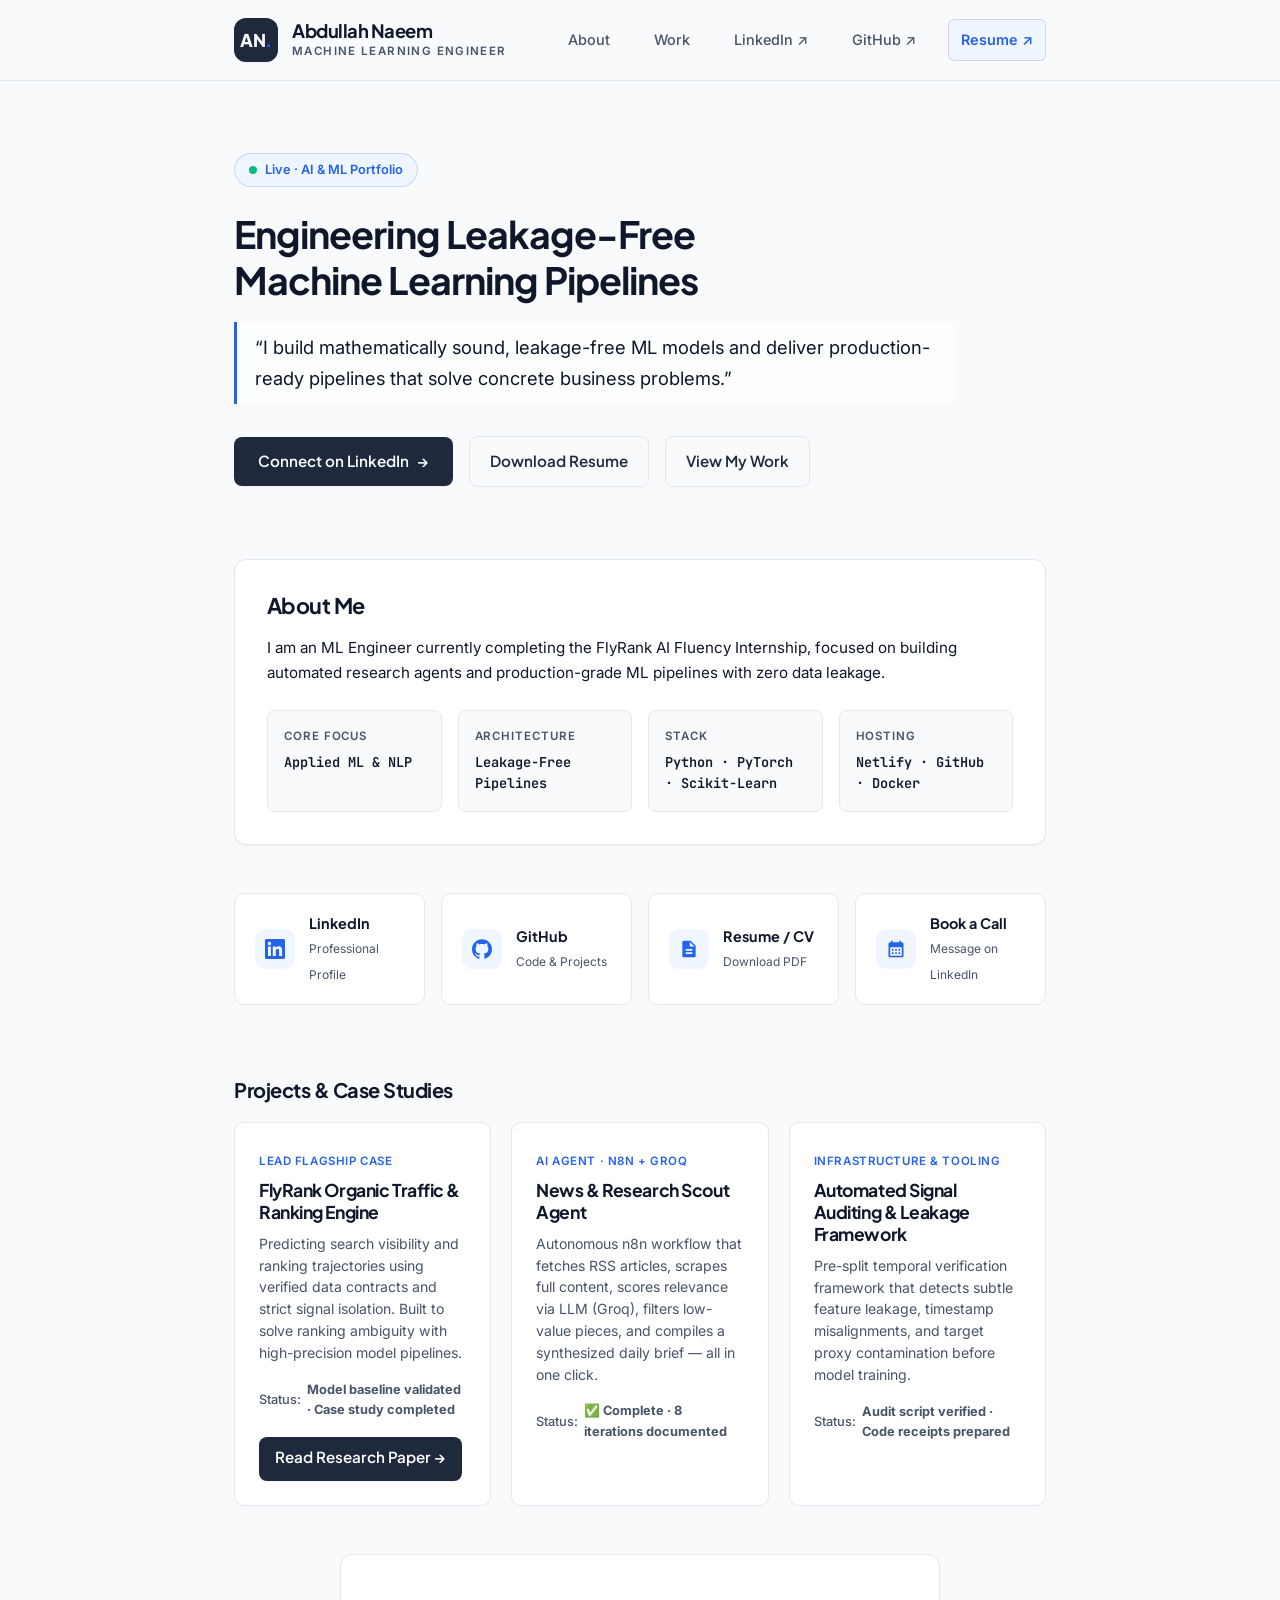
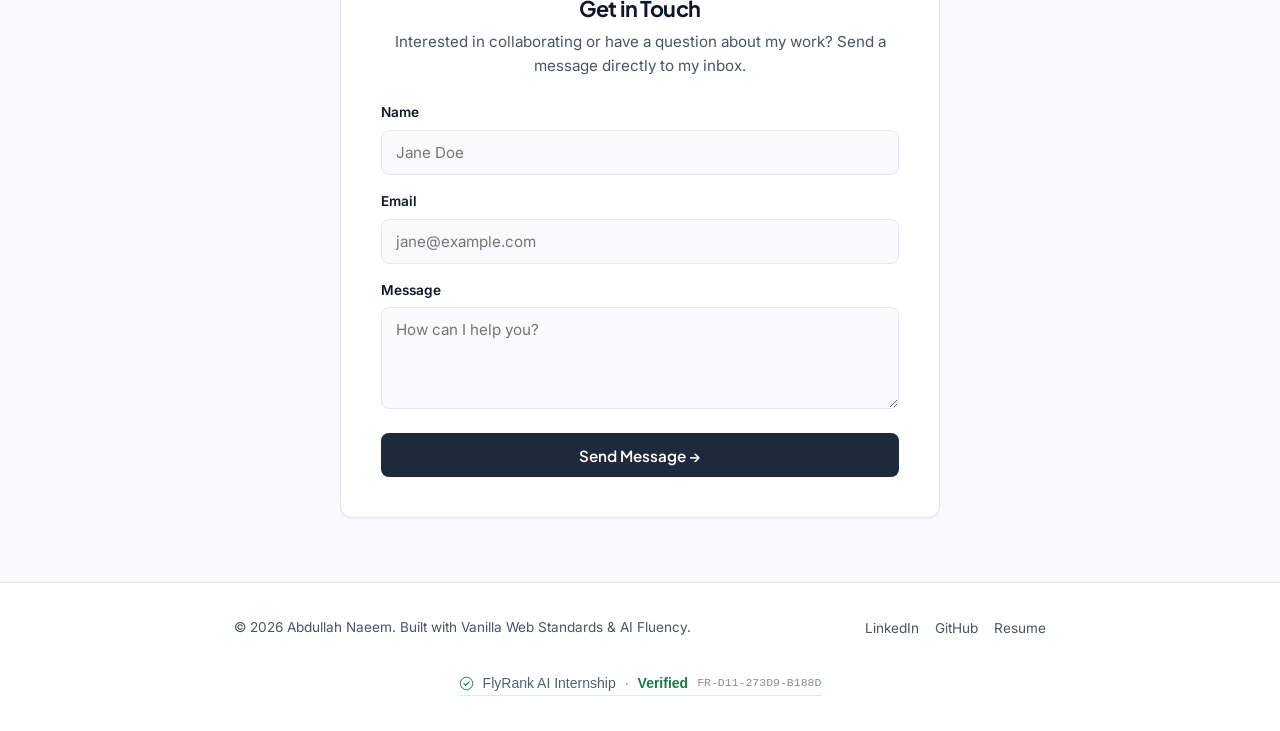
<file: index.html>
<!DOCTYPE html>
<html lang="en">
<head>
  <meta charset="UTF-8" />
  <meta name="viewport" content="width=device-width, initial-scale=1.0" />
  <title>Abdullah Naeem · Machine Learning Engineer</title>
  <meta name="description" content="Portfolio of Abdullah Naeem — Machine Learning Engineer specializing in mathematically sound, leakage-free ML models and production-ready pipelines." />
  <link rel="icon" type="image/svg+xml" href="favicon.svg" />
  
  <!-- Google tag (gtag.js) -->
  <script async src="https://www.googletagmanager.com/gtag/js?id=G-6CHZTPJT48"></script>
  <script>
    window.dataLayer = window.dataLayer || [];
    function gtag(){dataLayer.push(arguments);}
    gtag('js', new Date());
    gtag('config', 'G-6CHZTPJT48');
  </script>
  
  <!-- OpenGraph SEO / Social Previews -->
  <meta property="og:title" content="Abdullah Naeem · Machine Learning Engineer" />
  <meta property="og:description" content="Portfolio of Abdullah Naeem — Machine Learning Engineer specializing in mathematically sound, leakage-free ML models and production-ready pipelines." />
  <meta property="og:url" content="https://abdullah-naeem.netlify.app" />
  <meta property="og:type" content="website" />
  <!-- Typography: Plus Jakarta Sans & Inter -->
  <link rel="preconnect" href="https://fonts.googleapis.com" />
  <link rel="preconnect" href="https://fonts.gstatic.com" crossorigin />
  <link href="https://fonts.googleapis.com/css2?family=Inter:wght@400;500;600&family=Plus+Jakarta+Sans:wght@600;700;800&family=JetBrains+Mono:wght@500&display=swap" rel="stylesheet" />
  
  <!-- Stylesheet -->
  <link rel="stylesheet" href="styles.css" />
</head>
<body>

  <!-- Site Navigation Header -->
  <header class="site-header">
    <div class="container nav-wrap">
      <a href="index.html" class="brand-mark" aria-label="Abdullah Naeem Home">
        <div class="monogram">AN<span>.</span></div>
        <div class="brand-text">
          <h1>Abdullah Naeem</h1>
          <p>Machine Learning Engineer</p>
        </div>
      </a>
      <nav aria-label="Primary Navigation">
        <ul class="nav-links">
          <li><a href="#about">About</a></li>
          <li><a href="#work">Work</a></li>
          <li><a href="https://www.linkedin.com/in/abdulah-naeem/" target="_blank" rel="noopener noreferrer">LinkedIn ↗</a></li>
          <li><a href="https://github.com/abdulah-naeem" target="_blank" rel="noopener noreferrer">GitHub ↗</a></li>
          <li><a href="Abdullah-Naeem-Resume.pdf" target="_blank" rel="noopener noreferrer" class="nav-cta">Resume ↗</a></li>
        </ul>
      </nav>
      <button class="mobile-menu-btn" aria-label="Toggle menu" id="menuToggle">
        <span></span><span></span><span></span>
      </button>
    </div>
  </header>

  <main>
    <!-- Hero / The One-Line Claim -->
    <section class="hero-section">
      <div class="container">
        <div class="status-badge">
          <span class="status-dot"></span>
          <span>Live · AI & ML Portfolio</span>
        </div>
        
        <h2 class="hero-title">Engineering Leakage-Free<br />Machine Learning Pipelines</h2>
        
        <p class="hero-claim">
          &ldquo;I build mathematically sound, leakage-free ML models and deliver production-ready pipelines that solve concrete business problems.&rdquo;
        </p>

        <div class="hero-cta-group">
          <a href="https://www.linkedin.com/in/abdulah-naeem/" target="_blank" rel="noopener noreferrer" class="btn-primary">
            <span>Connect on LinkedIn</span>
            <span>&rarr;</span>
          </a>
          <a href="Abdullah-Naeem-Resume.pdf" target="_blank" rel="noopener noreferrer" class="btn-secondary">
            <span>Download Resume</span>
          </a>
          <a href="#work" class="btn-secondary">
            <span>View My Work</span>
          </a>
        </div>
      </div>
    </section>

    <!-- About Section -->
    <section id="about" class="about-section">
      <div class="container">
        <div class="about-card">
          <h2>
            <span>About Me</span>
          </h2>
          <p class="about-intro">
            I am an ML Engineer currently completing the FlyRank AI Fluency Internship, focused on building automated research agents and production-grade ML pipelines with zero data leakage.
          </p>

          <div class="specs-grid">
            <div class="spec-item">
              <div class="spec-label">Core Focus</div>
              <div class="spec-value">Applied ML & NLP</div>
            </div>
            <div class="spec-item">
              <div class="spec-label">Architecture</div>
              <div class="spec-value">Leakage-Free Pipelines</div>
            </div>
            <div class="spec-item">
              <div class="spec-label">Stack</div>
              <div class="spec-value">Python · PyTorch · Scikit-Learn</div>
            </div>
            <div class="spec-item">
              <div class="spec-label">Hosting</div>
              <div class="spec-value">Netlify · GitHub · Docker</div>
            </div>
          </div>
        </div>
      </div>
    </section>

    <!-- Quick Links Bar -->
    <section class="links-section">
      <div class="container">
        <div class="links-grid">
          <a href="https://www.linkedin.com/in/abdulah-naeem/" target="_blank" rel="noopener noreferrer" class="link-card" id="link-linkedin">
            <div class="link-icon">
              <svg width="24" height="24" viewBox="0 0 24 24" fill="currentColor"><path d="M20.447 20.452h-3.554v-5.569c0-1.328-.027-3.037-1.852-3.037-1.853 0-2.136 1.445-2.136 2.939v5.667H9.351V9h3.414v1.561h.046c.477-.9 1.637-1.85 3.37-1.85 3.601 0 4.267 2.37 4.267 5.455v6.286zM5.337 7.433c-1.144 0-2.063-.926-2.063-2.065 0-1.138.92-2.063 2.063-2.063 1.14 0 2.064.925 2.064 2.063 0 1.139-.925 2.065-2.064 2.065zm1.782 13.019H3.555V9h3.564v11.452zM22.225 0H1.771C.792 0 0 .774 0 1.729v20.542C0 23.227.792 24 1.771 24h20.451C23.2 24 24 23.227 24 22.271V1.729C24 .774 23.2 0 22.222 0h.003z"/></svg>
            </div>
            <div class="link-text">
              <strong>LinkedIn</strong>
              <span>Professional Profile</span>
            </div>
          </a>
          <a href="https://github.com/abdulah-naeem" target="_blank" rel="noopener noreferrer" class="link-card" id="link-github">
            <div class="link-icon">
              <svg width="24" height="24" viewBox="0 0 24 24" fill="currentColor"><path d="M12 .297c-6.63 0-12 5.373-12 12 0 5.303 3.438 9.8 8.205 11.385.6.113.82-.258.82-.577 0-.285-.01-1.04-.015-2.04-3.338.724-4.042-1.61-4.042-1.61C4.422 18.07 3.633 17.7 3.633 17.7c-1.087-.744.084-.729.084-.729 1.205.084 1.838 1.236 1.838 1.236 1.07 1.835 2.809 1.305 3.495.998.108-.776.417-1.305.76-1.605-2.665-.3-5.466-1.332-5.466-5.93 0-1.31.465-2.38 1.235-3.22-.135-.303-.54-1.523.105-3.176 0 0 1.005-.322 3.3 1.23.96-.267 1.98-.399 3-.405 1.02.006 2.04.138 3 .405 2.28-1.552 3.285-1.23 3.285-1.23.645 1.653.24 2.873.12 3.176.765.84 1.23 1.91 1.23 3.22 0 4.61-2.805 5.625-5.475 5.92.42.36.81 1.096.81 2.22 0 1.606-.015 2.896-.015 3.286 0 .315.21.69.825.57C20.565 22.092 24 17.592 24 12.297c0-6.627-5.373-12-12-12"/></svg>
            </div>
            <div class="link-text">
              <strong>GitHub</strong>
              <span>Code & Projects</span>
            </div>
          </a>
          <a href="Abdullah-Naeem-Resume.pdf" target="_blank" rel="noopener noreferrer" class="link-card" id="link-cv">
            <div class="link-icon">
              <svg width="24" height="24" viewBox="0 0 24 24" fill="currentColor"><path d="M14 2H6c-1.1 0-1.99.9-1.99 2L4 20c0 1.1.89 2 1.99 2H18c1.1 0 2-.9 2-2V8l-6-6zm2 16H8v-2h8v2zm0-4H8v-2h8v2zm-3-5V3.5L18.5 9H13z"/></svg>
            </div>
            <div class="link-text">
              <strong>Resume / CV</strong>
              <span>Download PDF</span>
            </div>
          </a>
          <a href="https://www.linkedin.com/in/abdulah-naeem/" target="_blank" rel="noopener noreferrer" class="link-card" id="link-booking">
            <div class="link-icon">
              <svg width="24" height="24" viewBox="0 0 24 24" fill="currentColor"><path d="M19 4h-1V2h-2v2H8V2H6v2H5c-1.11 0-1.99.9-1.99 2L3 20c0 1.1.89 2 2 2h14c1.1 0 2-.9 2-2V6c0-1.1-.9-2-2-2zm0 16H5V10h14v10zM9 14H7v-2h2v2zm4 0h-2v-2h2v2zm4 0h-2v-2h2v2zm-8 4H7v-2h2v2zm4 0h-2v-2h2v2zm4 0h-2v-2h2v2z"/></svg>
            </div>
            <div class="link-text">
              <strong>Book a Call</strong>
              <span>Message on LinkedIn</span>
            </div>
          </a>
        </div>
      </div>
    </section>

    <!-- Work / Projects Section -->
    <section id="work" class="roadmap-section">
      <div class="container">
        <h2 class="section-title">Projects & Case Studies</h2>
        <div class="case-grid">
          
          <article class="case-card">
            <span class="case-tag">Lead Flagship Case</span>
            <h3>FlyRank Organic Traffic & Ranking Engine</h3>
            <p>
              Predicting search visibility and ranking trajectories using verified data contracts and strict signal isolation. Built to solve ranking ambiguity with high-precision model pipelines.
            </p>
            <div class="case-status" style="margin-bottom: 1rem;">
              <span>Status:</span>
              <strong>Model baseline validated · Case study completed</strong>
            </div>
            <a href="paper.html" class="btn-primary" style="display: inline-block; padding: 0.5rem 1rem; text-decoration: none;">Read Research Paper &rarr;</a>
          </article>

          <article class="case-card">
            <span class="case-tag">AI Agent · n8n + Groq</span>
            <h3>News & Research Scout Agent</h3>
            <p>
              Autonomous n8n workflow that fetches RSS articles, scrapes full content, scores relevance via LLM (Groq), filters low-value pieces, and compiles a synthesized daily brief — all in one click.
            </p>
            <div class="case-status">
              <span>Status:</span>
              <strong>✅ Complete · 8 iterations documented</strong>
            </div>
          </article>

          <article class="case-card">
            <span class="case-tag">Infrastructure & Tooling</span>
            <h3>Automated Signal Auditing & Leakage Framework</h3>
            <p>
              Pre-split temporal verification framework that detects subtle feature leakage, timestamp misalignments, and target proxy contamination before model training.
            </p>
            <div class="case-status">
              <span>Status:</span>
              <strong>Audit script verified · Code receipts prepared</strong>
            </div>
          </article>

        </div>
      </div>
    </section>

    <!-- Capstone Space (Hidden until complete) -->
    <!--
    <section id="capstone" class="capstone-section">
      <div class="container">
        <div class="capstone-card">
          <span class="case-tag">Coming Soon</span>
          <h2>Capstone Project</h2>
          <p>
            The capstone project and official FlyRank completion badge will be added here upon program completion. This space is reserved for the final deliverable demonstrating end-to-end ML engineering capability.
          </p>
        </div>
      </div>
    </section>
    -->
    <!-- Contact Form Section -->
    <section id="contact" class="contact-section">
      <div class="container">
        <div class="contact-card">
          <h2>Get in Touch</h2>
          <p>Interested in collaborating or have a question about my work? Send a message directly to my inbox.</p>
          
          <form id="contact-form" name="contact" method="POST" data-netlify="true" action="/" class="contact-form">
            <div class="form-group">
              <label for="name">Name</label>
              <input type="text" id="name" name="name" required placeholder="Jane Doe" />
            </div>
            
            <div class="form-group">
              <label for="email">Email</label>
              <input type="email" id="email" name="email" required placeholder="jane@example.com" />
            </div>
            
            <div class="form-group">
              <label for="message">Message</label>
              <textarea id="message" name="message" required rows="4" placeholder="How can I help you?"></textarea>
            </div>
            
            <button type="submit" class="btn-primary form-submit">Send Message &rarr;</button>
          </form>
        </div>
      </div>
    </section>
  </main>

  <!-- Site Footer -->
  <footer class="site-footer">
    <div class="container footer-wrap">
      <div class="footer-copy">
        &copy; 2026 Abdullah Naeem. Built with Vanilla Web Standards & AI Fluency.
      </div>
      <ul class="footer-links">
        <li><a href="https://www.linkedin.com/in/abdulah-naeem/" target="_blank" rel="noopener noreferrer">LinkedIn</a></li>
        <li><a href="https://github.com/abdulah-naeem" target="_blank" rel="noopener noreferrer">GitHub</a></li>
        <li><a href="Abdullah-Naeem-Resume.pdf" target="_blank" rel="noopener noreferrer">Resume</a></li>
      </ul>
      <div class="badge-container" style="margin-top: 1rem; flex-basis: 100%; text-align: center;">
        <a
          href="https://internship.flyrank.ai/verify/FR-D11-273D9-B188D?first_name=Abdullah"
          target="_blank"
          rel="noopener noreferrer"
          aria-label="Verify Abdullah Naeem's FlyRank AI Internship credential"
          style="box-sizing: border-box; margin: 0; padding: 0; border: 0; background: none; text-decoration: none; font-family: -apple-system,BlinkMacSystemFont,'Segoe UI',Roboto,Helvetica,Arial,sans-serif; font-style: normal; line-height: 1.25; text-transform: none; float: none; -webkit-font-smoothing: antialiased; display: inline-flex; align-items: center; gap: 9px; font-size: 14px; color: rgba(5,31,33,0.7); border-bottom: 1px solid rgba(84,227,153,0.28); padding-bottom: 3px; flex-wrap: wrap; row-gap: 2px;"
        >
          <svg width="15" height="15" viewBox="0 0 24 24" fill="none" xmlns="http://www.w3.org/2000/svg" aria-hidden="true" focusable="false" style="display: block; flex: none; opacity: 1; transform: none; max-width: none;">
            <circle cx="12" cy="12" r="10" stroke="#1A7A4A" stroke-width="1.5" />
            <path d="M7.9 12.3l2.8 2.8 5.4-5.8" stroke="#1A7A4A" stroke-width="1.8" stroke-linecap="round" stroke-linejoin="round" />
          </svg>
          <span style="margin: 0; padding: 0; border: 0; background: none; color: inherit; font-weight: 400; font-style: normal; letter-spacing: normal; text-transform: none; text-decoration: none; white-space: nowrap; float: none;">FlyRank AI Internship</span>
          <span style="margin: 0; padding: 0; border: 0; background: none; color: rgba(5,31,33,0.5); font-weight: 400; font-style: normal; letter-spacing: normal; text-transform: none; text-decoration: none; white-space: normal; float: none;">·</span>
          <span style="margin: 0; padding: 0; border: 0; background: none; color: #1A7A4A; font-weight: 600; font-style: normal; letter-spacing: normal; text-transform: none; text-decoration: none; white-space: normal; float: none;">Verified</span>
          <span style="margin: 0; padding: 0; border: 0; background: none; color: rgba(5,31,33,0.5); font-weight: 400; font-style: normal; letter-spacing: normal; text-transform: none; text-decoration: none; white-space: normal; float: none; font-family: ui-monospace,SFMono-Regular,Menlo,Consolas,monospace; font-size: 11.5px;">FR-D11-273D9-B188D</span>
        </a>
      </div>
    </div>
  </footer>

  <script>
    // Mobile menu toggle
    const menuToggle = document.getElementById('menuToggle');
    const navLinks = document.querySelector('.nav-links');
    if (menuToggle) {
      menuToggle.addEventListener('click', () => {
        navLinks.classList.toggle('active');
        menuToggle.classList.toggle('active');
      });
    }

    // Smooth scroll for anchor links
    document.querySelectorAll('a[href^="#"]').forEach(anchor => {
      anchor.addEventListener('click', function (e) {
        e.preventDefault();
        const target = document.querySelector(this.getAttribute('href'));
        if (target) {
          target.scrollIntoView({ behavior: 'smooth', block: 'start' });
          // Close mobile menu if open
          navLinks.classList.remove('active');
          menuToggle.classList.remove('active');
        }
      });
    });
  </script>

  <script>
    document.addEventListener('DOMContentLoaded', function() {
      const form = document.getElementById('contact-form');
      if (form) {
        form.addEventListener('submit', function(e) {
          e.preventDefault(); // Prevent standard browser redirect
          
          const btn = form.querySelector('button[type="submit"]');
          if (btn.disabled) return; // Prevent double click
          
          btn.disabled = true;
          btn.innerText = 'Sending...';
          
          const formData = new FormData(form);
          formData.append('form-name', 'contact'); // Explicitly tell Netlify which form this is
          
          fetch('/', {
            method: 'POST',
            headers: { 'Content-Type': 'application/x-www-form-urlencoded' },
            body: new URLSearchParams(formData).toString()
          })
          .then(response => {
            if (response.ok) {
              btn.innerText = 'Message Sent!';
              form.reset();
            } else {
              throw new Error('Network response was not ok');
            }
          })
          .catch(error => {
            console.error('Error:', error);
            btn.disabled = false;
            btn.innerText = 'Try Again';
            alert('Something went wrong. Please try again.');
          });
        });
      }
    });
  </script>
</body>
</html>
</file>
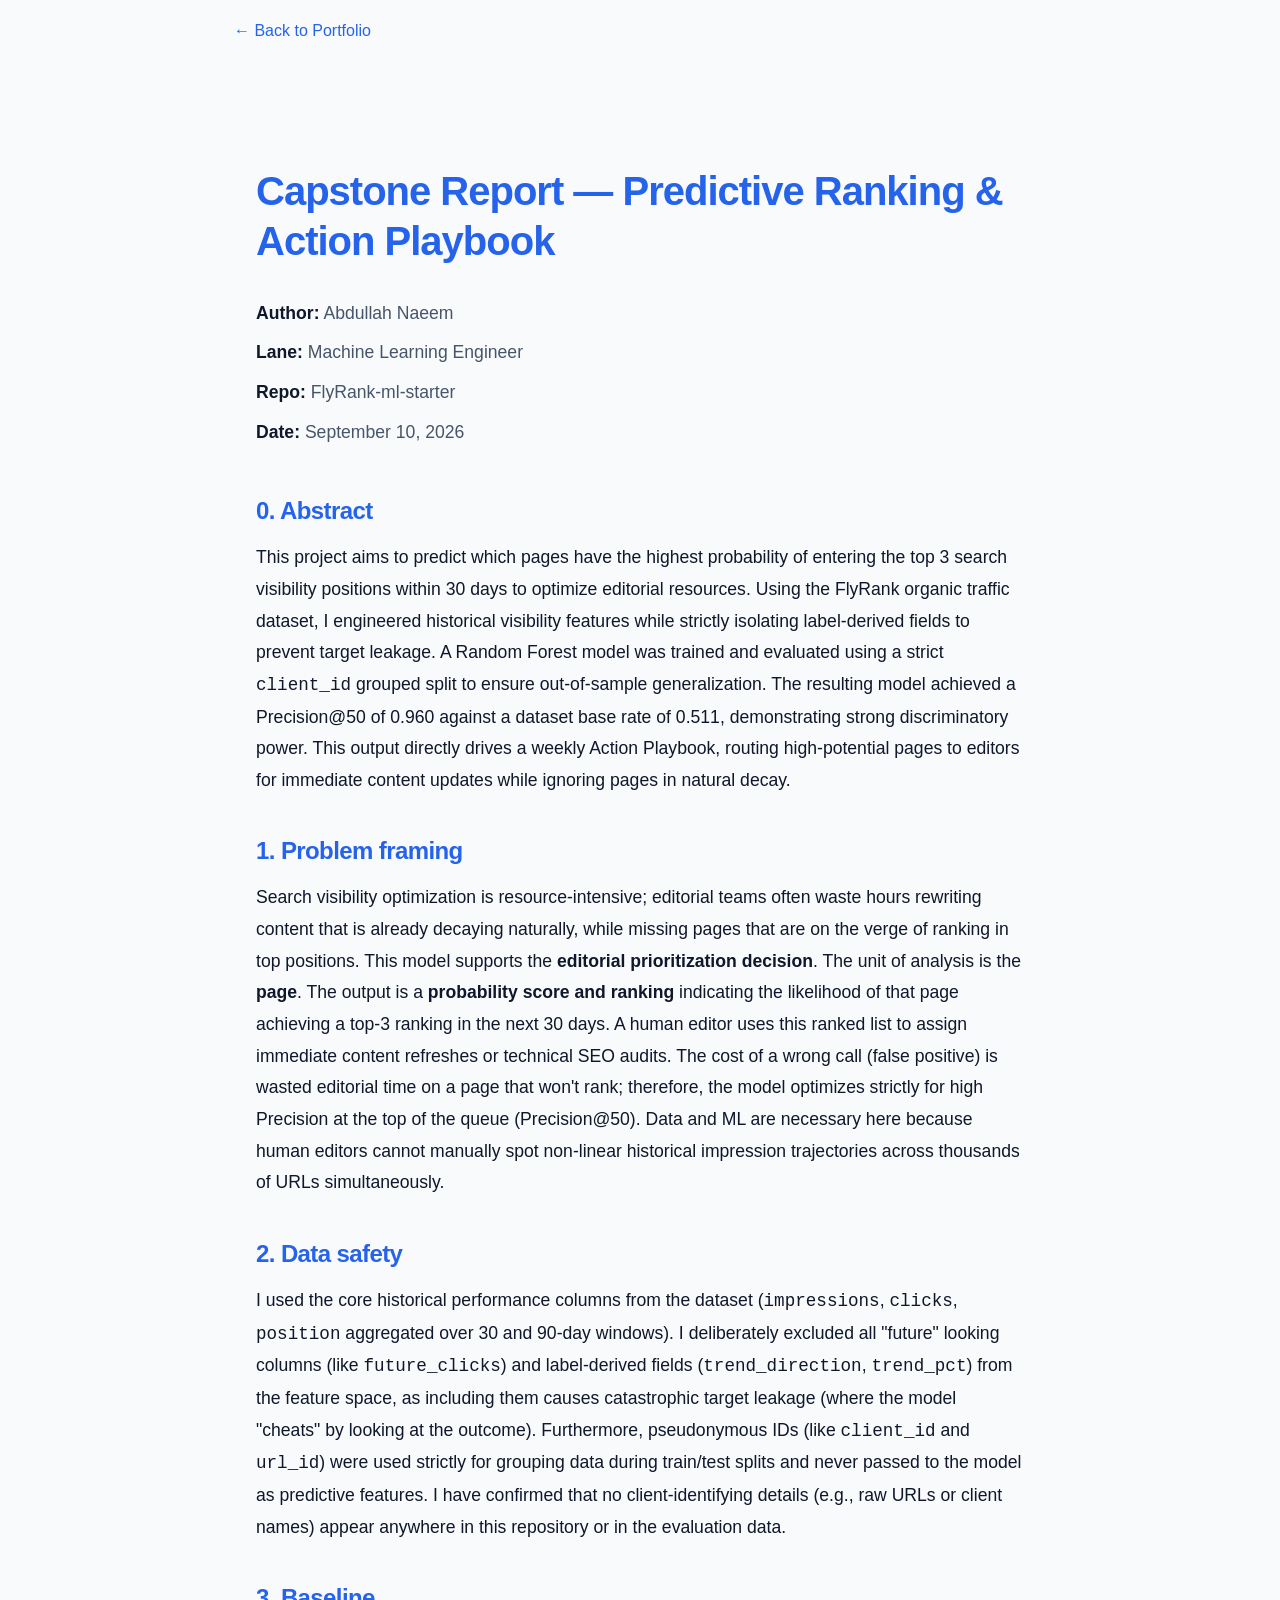
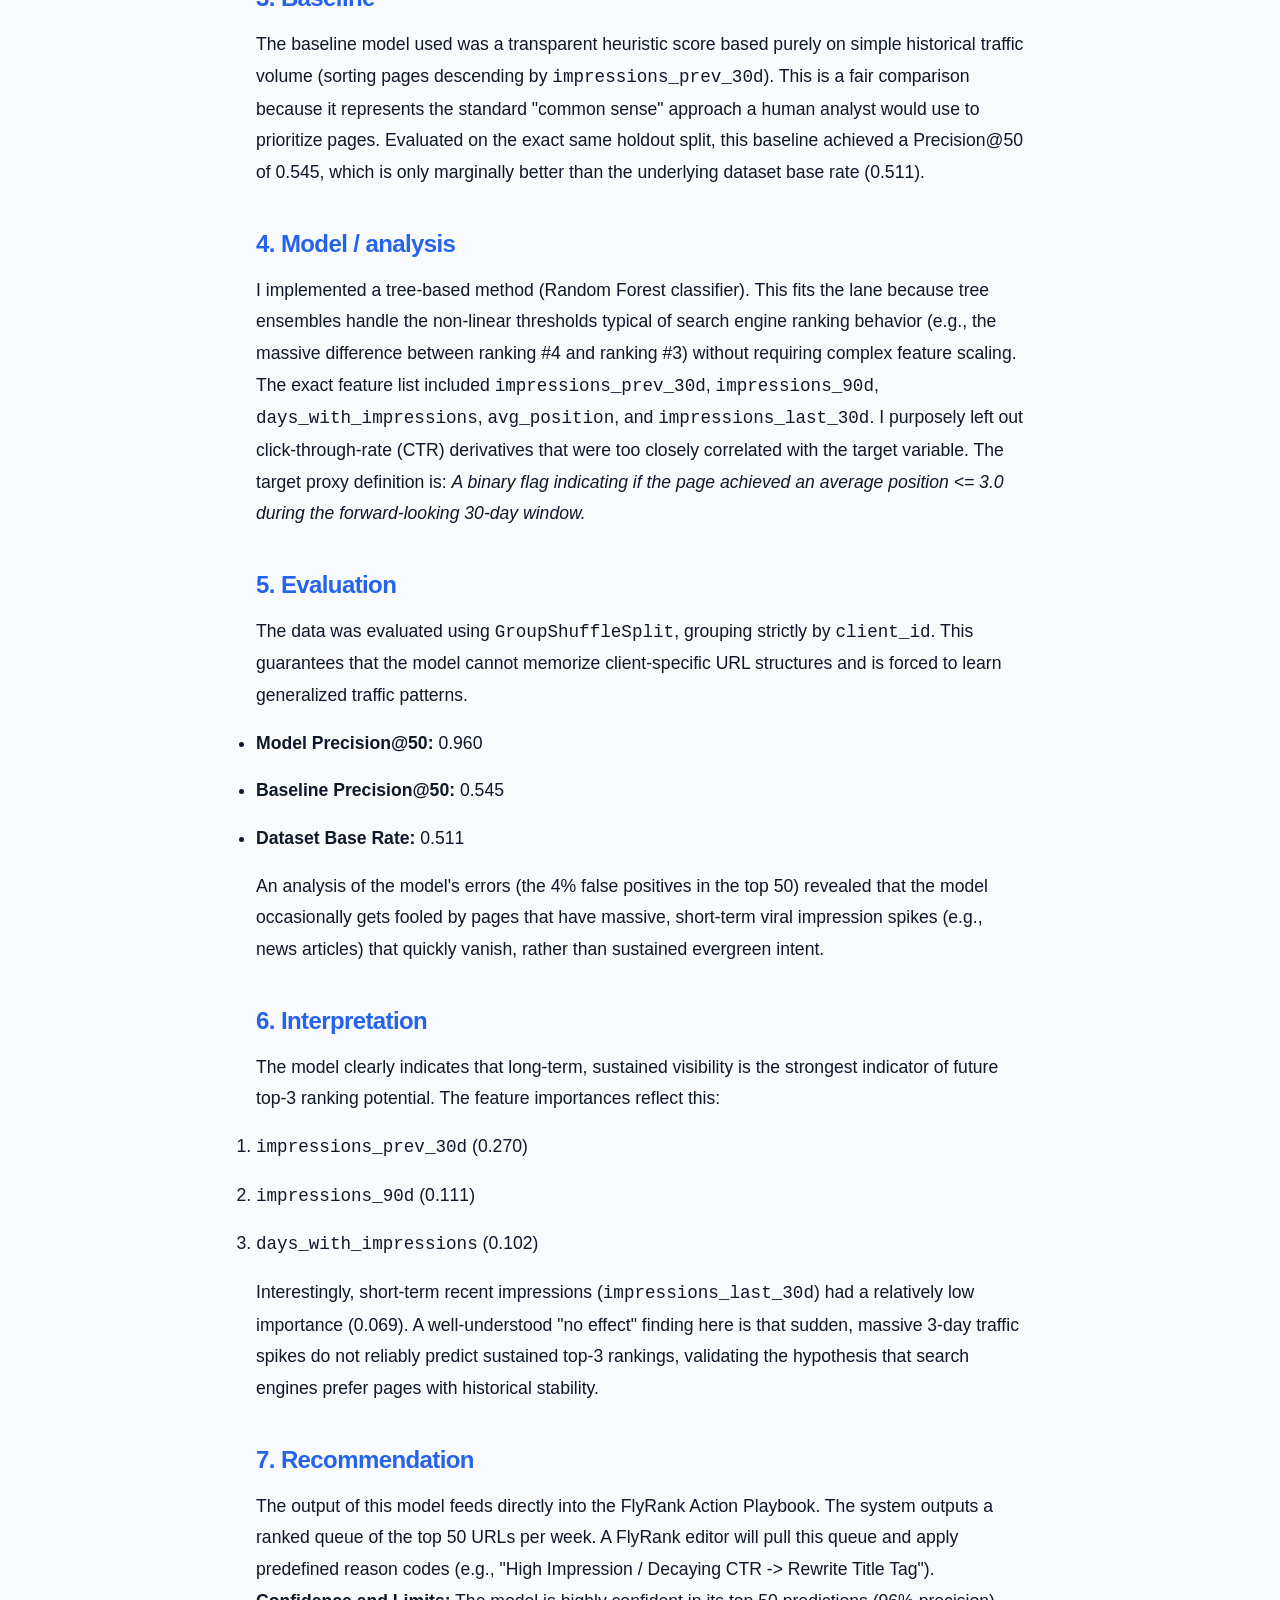
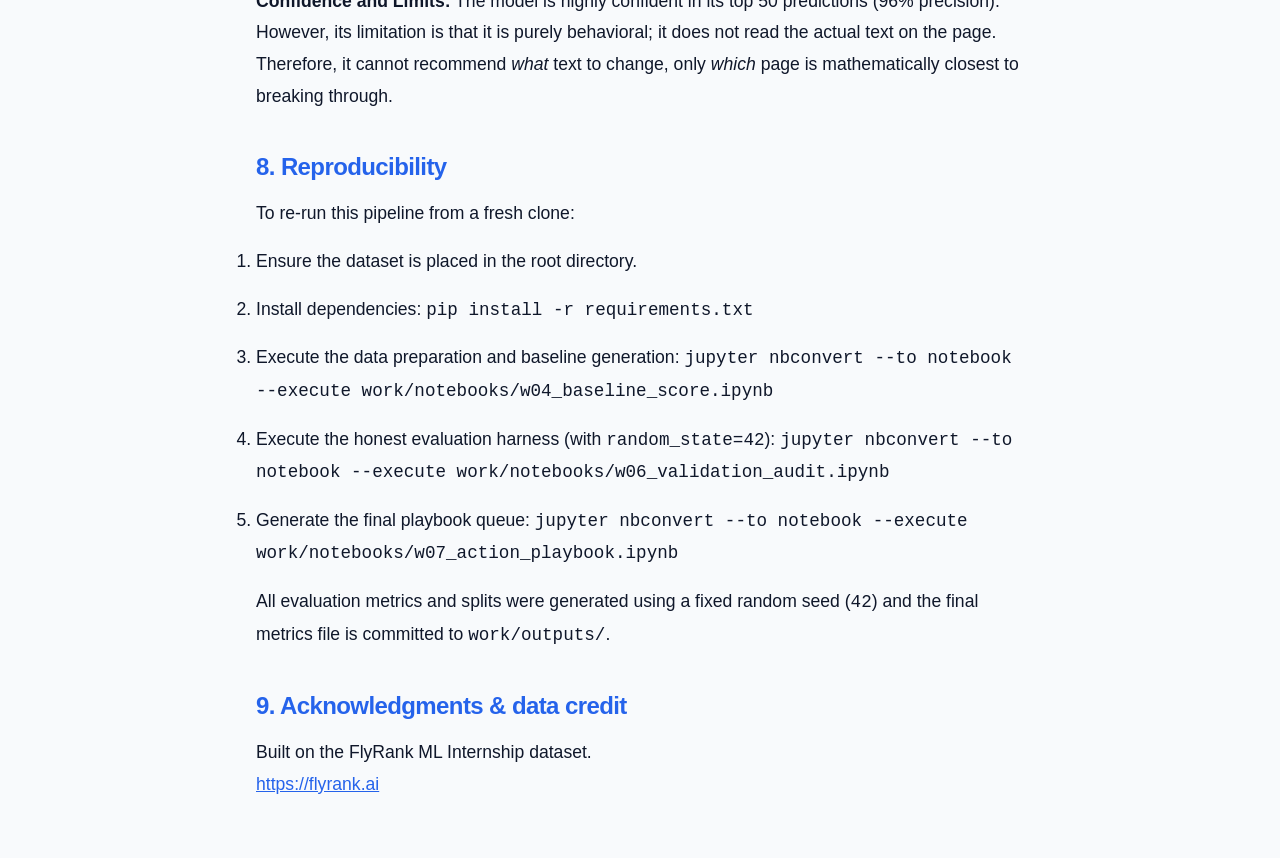
<file: paper.html>
<!DOCTYPE html>
<html lang="en">
<head>
  <meta charset="UTF-8" />
  <meta name="viewport" content="width=device-width, initial-scale=1.0"/>
  <title>Capstone Report — Predictive Ranking & Action Playbook</title>
  <meta name="description" content="Predictive Ranking & Action Playbook built on the FlyRank dataset." />
  <link rel="icon" type="image/svg+xml" href="favicon.svg" />
  <link rel="stylesheet" href="styles.css" />
  <!-- Google tag (gtag.js) -->
  <script async src="https://www.googletagmanager.com/gtag/js?id=G-6CHZTPJT48"></script>
  <script>
    window.dataLayer = window.dataLayer || [];
    function gtag(){dataLayer.push(arguments);}
    gtag('js', new Date());
    gtag('config', 'G-6CHZTPJT48');
  </script>
  <style>
    .paper-container {
      max-width: 800px;
      margin: 0 auto;
      padding: 4rem 1rem;
      background-color: var(--bg-color);
      color: var(--text-primary);
    }
    .paper-container h1, .paper-container h2, .paper-container h3 {
      color: var(--accent-color);
      margin-top: 2.5rem;
      margin-bottom: 1rem;
    }
    .paper-container h1 {
      font-size: 2.5rem;
      border-bottom: 2px solid var(--border-color);
      padding-bottom: 1rem;
    }
    .paper-container p, .paper-container li {
      font-size: 1.1rem;
      line-height: 1.8;
      margin-bottom: 1rem;
      color: var(--text-secondary);
    }
    .paper-container a {
      color: var(--accent-color);
      text-decoration: underline;
    }
    .paper-header-meta {
      font-size: 1.1rem;
      color: var(--text-muted);
      margin-bottom: 3rem;
      list-style-type: none;
      padding: 0;
    }
    .paper-header-meta li {
      margin-bottom: 0.5rem;
    }
    .paper-header-meta strong {
      color: var(--text-primary);
    }
  </style>
</head>
<body>
  
  <!-- Minimal Navigation -->
  <header class="site-header" style="position: static; border-bottom: 1px solid var(--border-color);">
    <div class="container header-flex">
      <a href="index.html" class="logo" style="text-decoration: none;">&larr; Back to Portfolio</a>
    </div>
  </header>

  <main class="paper-container">
    <h1>Capstone Report — Predictive Ranking & Action Playbook</h1>
    
    <ul class="paper-header-meta">
      <li><strong>Author:</strong> Abdullah Naeem</li>
      <li><strong>Lane:</strong> Machine Learning Engineer</li>
      <li><strong>Repo:</strong> FlyRank-ml-starter</li>
      <li><strong>Date:</strong> September 10, 2026</li>
    </ul>

    <h2>0. Abstract</h2>
    <p>This project aims to predict which pages have the highest probability of entering the top 3 search visibility positions within 30 days to optimize editorial resources. Using the FlyRank organic traffic dataset, I engineered historical visibility features while strictly isolating label-derived fields to prevent target leakage. A Random Forest model was trained and evaluated using a strict <code>client_id</code> grouped split to ensure out-of-sample generalization. The resulting model achieved a Precision@50 of 0.960 against a dataset base rate of 0.511, demonstrating strong discriminatory power. This output directly drives a weekly Action Playbook, routing high-potential pages to editors for immediate content updates while ignoring pages in natural decay.</p>

    <h2>1. Problem framing</h2>
    <p>Search visibility optimization is resource-intensive; editorial teams often waste hours rewriting content that is already decaying naturally, while missing pages that are on the verge of ranking in top positions. This model supports the <strong>editorial prioritization decision</strong>. The unit of analysis is the <strong>page</strong>. The output is a <strong>probability score and ranking</strong> indicating the likelihood of that page achieving a top-3 ranking in the next 30 days. A human editor uses this ranked list to assign immediate content refreshes or technical SEO audits. The cost of a wrong call (false positive) is wasted editorial time on a page that won't rank; therefore, the model optimizes strictly for high Precision at the top of the queue (Precision@50). Data and ML are necessary here because human editors cannot manually spot non-linear historical impression trajectories across thousands of URLs simultaneously.</p>

    <h2>2. Data safety</h2>
    <p>I used the core historical performance columns from the dataset (<code>impressions</code>, <code>clicks</code>, <code>position</code> aggregated over 30 and 90-day windows). I deliberately excluded all "future" looking columns (like <code>future_clicks</code>) and label-derived fields (<code>trend_direction</code>, <code>trend_pct</code>) from the feature space, as including them causes catastrophic target leakage (where the model "cheats" by looking at the outcome). Furthermore, pseudonymous IDs (like <code>client_id</code> and <code>url_id</code>) were used strictly for grouping data during train/test splits and never passed to the model as predictive features. I have confirmed that no client-identifying details (e.g., raw URLs or client names) appear anywhere in this repository or in the evaluation data.</p>

    <h2>3. Baseline</h2>
    <p>The baseline model used was a transparent heuristic score based purely on simple historical traffic volume (sorting pages descending by <code>impressions_prev_30d</code>). This is a fair comparison because it represents the standard "common sense" approach a human analyst would use to prioritize pages. Evaluated on the exact same holdout split, this baseline achieved a Precision@50 of 0.545, which is only marginally better than the underlying dataset base rate (0.511).</p>

    <h2>4. Model / analysis</h2>
    <p>I implemented a tree-based method (Random Forest classifier). This fits the lane because tree ensembles handle the non-linear thresholds typical of search engine ranking behavior (e.g., the massive difference between ranking #4 and ranking #3) without requiring complex feature scaling. The exact feature list included <code>impressions_prev_30d</code>, <code>impressions_90d</code>, <code>days_with_impressions</code>, <code>avg_position</code>, and <code>impressions_last_30d</code>. I purposely left out click-through-rate (CTR) derivatives that were too closely correlated with the target variable. The target proxy definition is: <em>A binary flag indicating if the page achieved an average position &lt;= 3.0 during the forward-looking 30-day window.</em></p>

    <h2>5. Evaluation</h2>
    <p>The data was evaluated using <code>GroupShuffleSplit</code>, grouping strictly by <code>client_id</code>. This guarantees that the model cannot memorize client-specific URL structures and is forced to learn generalized traffic patterns.</p>
    <ul>
      <li><strong>Model Precision@50:</strong> 0.960</li>
      <li><strong>Baseline Precision@50:</strong> 0.545</li>
      <li><strong>Dataset Base Rate:</strong> 0.511</li>
    </ul>
    <p>An analysis of the model's errors (the 4% false positives in the top 50) revealed that the model occasionally gets fooled by pages that have massive, short-term viral impression spikes (e.g., news articles) that quickly vanish, rather than sustained evergreen intent.</p>

    <h2>6. Interpretation</h2>
    <p>The model clearly indicates that long-term, sustained visibility is the strongest indicator of future top-3 ranking potential. The feature importances reflect this:</p>
    <ol>
      <li><code>impressions_prev_30d</code> (0.270)</li>
      <li><code>impressions_90d</code> (0.111)</li>
      <li><code>days_with_impressions</code> (0.102)</li>
    </ol>
    <p>Interestingly, short-term recent impressions (<code>impressions_last_30d</code>) had a relatively low importance (0.069). A well-understood "no effect" finding here is that sudden, massive 3-day traffic spikes do not reliably predict sustained top-3 rankings, validating the hypothesis that search engines prefer pages with historical stability.</p>

    <h2>7. Recommendation</h2>
    <p>The output of this model feeds directly into the FlyRank Action Playbook. The system outputs a ranked queue of the top 50 URLs per week. A FlyRank editor will pull this queue and apply predefined reason codes (e.g., "High Impression / Decaying CTR -&gt; Rewrite Title Tag").<br />
    <strong>Confidence and Limits:</strong> The model is highly confident in its top 50 predictions (96% precision). However, its limitation is that it is purely behavioral; it does not read the actual text on the page. Therefore, it cannot recommend <em>what</em> text to change, only <em>which</em> page is mathematically closest to breaking through.</p>

    <h2>8. Reproducibility</h2>
    <p>To re-run this pipeline from a fresh clone:</p>
    <ol>
      <li>Ensure the dataset is placed in the root directory.</li>
      <li>Install dependencies: <code>pip install -r requirements.txt</code></li>
      <li>Execute the data preparation and baseline generation: <code>jupyter nbconvert --to notebook --execute work/notebooks/w04_baseline_score.ipynb</code></li>
      <li>Execute the honest evaluation harness (with <code>random_state=42</code>): <code>jupyter nbconvert --to notebook --execute work/notebooks/w06_validation_audit.ipynb</code></li>
      <li>Generate the final playbook queue: <code>jupyter nbconvert --to notebook --execute work/notebooks/w07_action_playbook.ipynb</code></li>
    </ol>
    <p>All evaluation metrics and splits were generated using a fixed random seed (<code>42</code>) and the final metrics file is committed to <code>work/outputs/</code>.</p>

    <h2>9. Acknowledgments &amp; data credit</h2>
    <p>Built on the FlyRank ML Internship dataset.<br />
    <a href="https://flyrank.ai" target="_blank" rel="noopener noreferrer">https://flyrank.ai</a></p>
  </main>
</body>
</html>
</file>
<file: styles.css>
/* ==========================================================================
   Abdullah Naeem — Machine Learning Engineer Portfolio
   Design System & Identity Kit Tokens (Week 3 Specification)
   ========================================================================== */

:root {
  /* Color System */
  --bg-primary: #F8FAFC;      /* Slate 50: Soft canvas background */
  --text-primary: #0F172A;    /* Slate 900: High-contrast primary text */
  --text-muted: #475569;      /* Slate 600: Secondary descriptive text (darkened for contrast) */
  --brand-primary: #1E293B;   /* Deep Slate: Structural elements, cards, buttons */
  --brand-hover: #334155;     /* Slate 700: Hover state */
  --accent-color: #2563EB;    /* Sapphire Blue: Active states & key accents */
  --accent-soft: #EFF6FF;     /* Sapphire Tint: Soft badge background */
  --border-muted: #E2E8F0;    /* Slate 200: Muted borders & dividers */
  --card-bg: #FFFFFF;         /* Crisp white surface for elevated cards */

  /* Typography */
  --font-heading: 'Plus Jakarta Sans', -apple-system, BlinkMacSystemFont, "Segoe UI", Roboto, sans-serif;
  --font-body: 'Inter', -apple-system, BlinkMacSystemFont, "Segoe UI", Roboto, sans-serif;
  --font-mono: 'JetBrains Mono', 'SFMono-Regular', Consolas, monospace;

  /* Shadows */
  --shadow-sm: 0 1px 2px 0 rgba(15, 23, 42, 0.05);
  --shadow-md: 0 4px 6px -1px rgba(15, 23, 42, 0.08), 0 2px 4px -2px rgba(15, 23, 42, 0.05);
  --shadow-lg: 0 10px 15px -3px rgba(15, 23, 42, 0.08), 0 4px 6px -4px rgba(15, 23, 42, 0.04);
}

/* Reset & Global Base */
*, *::before, *::after {
  box-sizing: border-box;
  margin: 0;
  padding: 0;
}

html {
  font-size: 16px;
  scroll-behavior: smooth;
  -webkit-font-smoothing: antialiased;
}

body {
  font-family: var(--font-body);
  background-color: var(--bg-primary);
  color: var(--text-primary);
  line-height: 1.6;
  min-height: 100vh;
  display: flex;
  flex-direction: column;
}

/* Typography Hierarchy */
h1, h2, h3, h4 {
  font-family: var(--font-heading);
  color: var(--text-primary);
  font-weight: 700;
  letter-spacing: -0.025em;
  line-height: 1.25;
}

p {
  color: var(--text-muted);
}

a {
  color: var(--accent-color);
  text-decoration: none;
  transition: color 0.2s ease;
}

a:hover {
  text-decoration: underline;
}

/* Container */
.container {
  width: 100%;
  max-width: 860px;
  margin: 0 auto;
  padding: 0 24px;
}

/* Navigation / Header */
.site-header {
  border-bottom: 1px solid var(--border-muted);
  background: rgba(248, 250, 252, 0.85);
  backdrop-filter: blur(8px);
  position: sticky;
  top: 0;
  z-index: 100;
  padding: 18px 0;
}

.nav-wrap {
  display: flex;
  align-items: center;
  justify-content: space-between;
}

.brand-mark {
  display: flex;
  align-items: center;
  gap: 14px;
  text-decoration: none;
}

.monogram {
  width: 44px;
  height: 44px;
  background-color: var(--brand-primary);
  border-radius: 12px;
  display: flex;
  align-items: center;
  justify-content: center;
  color: #F8FAFC;
  font-family: var(--font-heading);
  font-weight: 800;
  font-size: 1.1rem;
  letter-spacing: -0.5px;
  box-shadow: var(--shadow-sm);
  flex-shrink: 0;
}

.monogram span {
  color: var(--accent-color);
}

.brand-text h1 {
  font-size: 1.15rem;
  color: var(--text-primary);
  line-height: 1.2;
}

.brand-text p {
  font-size: 0.72rem;
  letter-spacing: 0.12em;
  text-transform: uppercase;
  font-weight: 600;
  color: var(--text-muted);
}

.nav-links {
  display: flex;
  align-items: center;
  gap: 20px;
  list-style: none;
}

.nav-links a {
  font-size: 0.9rem;
  font-weight: 500;
  color: var(--text-muted);
  text-decoration: none;
  transition: color 0.2s ease;
  padding: 8px 12px;
  display: inline-block;
}

.nav-links a:hover {
  color: var(--brand-primary);
}

.nav-cta {
  background-color: var(--accent-soft);
  color: var(--accent-color) !important;
  padding: 6px 14px;
  border-radius: 6px;
  font-weight: 600 !important;
  border: 1px solid rgba(37, 99, 235, 0.2);
  transition: all 0.2s ease !important;
}

.nav-cta:hover {
  background-color: var(--accent-color);
  color: #FFFFFF !important;
  text-decoration: none;
}

/* Mobile Menu Button */
.mobile-menu-btn {
  display: none;
  flex-direction: column;
  gap: 5px;
  background: none;
  border: none;
  cursor: pointer;
  padding: 4px;
}

.mobile-menu-btn span {
  display: block;
  width: 22px;
  height: 2px;
  background-color: var(--text-primary);
  transition: all 0.3s ease;
  border-radius: 2px;
}

.mobile-menu-btn.active span:nth-child(1) {
  transform: rotate(45deg) translate(5px, 5px);
}

.mobile-menu-btn.active span:nth-child(2) {
  opacity: 0;
}

.mobile-menu-btn.active span:nth-child(3) {
  transform: rotate(-45deg) translate(5px, -5px);
}

/* Hero Section */
.hero-section {
  padding: 72px 0 48px;
}

.status-badge {
  display: inline-flex;
  align-items: center;
  gap: 8px;
  background-color: var(--accent-soft);
  color: var(--accent-color);
  padding: 6px 14px;
  border-radius: 9999px;
  font-size: 0.8rem;
  font-weight: 600;
  margin-bottom: 24px;
  border: 1px solid rgba(37, 99, 235, 0.2);
}

.status-dot {
  width: 8px;
  height: 8px;
  background-color: #10B981; /* Emerald live dot */
  border-radius: 50%;
  display: inline-block;
  box-shadow: 0 0 0 0 rgba(16, 185, 129, 0.7);
  animation: pulse 2s infinite;
}

@keyframes pulse {
  0% {
    transform: scale(0.95);
    box-shadow: 0 0 0 0 rgba(16, 185, 129, 0.7);
  }
  70% {
    transform: scale(1);
    box-shadow: 0 0 0 6px rgba(16, 185, 129, 0);
  }
  100% {
    transform: scale(0.95);
    box-shadow: 0 0 0 0 rgba(16, 185, 129, 0);
  }
}

.hero-title {
  font-size: 2.35rem;
  margin-bottom: 20px;
  line-height: 1.2;
}

.hero-claim {
  font-size: 1.15rem;
  line-height: 1.7;
  color: var(--text-primary);
  max-width: 720px;
  margin-bottom: 32px;
  border-left: 3px solid var(--accent-color);
  padding-left: 18px;
  background-color: rgba(255, 255, 255, 0.6);
  padding-top: 10px;
  padding-bottom: 10px;
  border-radius: 0 8px 8px 0;
}

.hero-cta-group {
  display: flex;
  align-items: center;
  gap: 16px;
  flex-wrap: wrap;
}

.btn-primary {
  display: inline-flex;
  min-height: 44px;
  align-items: center;
  gap: 8px;
  background-color: var(--brand-primary);
  color: #FFFFFF;
  padding: 12px 24px;
  border-radius: 8px;
  font-family: var(--font-heading);
  font-weight: 600;
  font-size: 0.95rem;
  text-decoration: none;
  transition: all 0.2s ease;
  box-shadow: var(--shadow-sm);
}

.btn-primary:hover {
  background-color: var(--brand-hover);
  color: #FFFFFF;
  text-decoration: none;
  transform: translateY(-1px);
  box-shadow: var(--shadow-md);
}

.btn-secondary {
  display: inline-flex;
  min-height: 44px;
  align-items: center;
  gap: 8px;
  background-color: transparent;
  color: var(--brand-primary);
  padding: 12px 20px;
  border-radius: 8px;
  border: 1px solid var(--border-muted);
  font-family: var(--font-heading);
  font-weight: 600;
  font-size: 0.95rem;
  text-decoration: none;
  transition: all 0.2s ease;
}

.btn-secondary:hover {
  background-color: #FFFFFF;
  border-color: #CBD5E1;
  text-decoration: none;
}

/* About Section */
.about-section {
  padding: 24px 0 48px;
}

.about-card {
  background: var(--card-bg);
  border: 1px solid var(--border-muted);
  border-radius: 12px;
  padding: 32px;
  box-shadow: var(--shadow-sm);
}

.about-card h2 {
  font-size: 1.35rem;
  margin-bottom: 16px;
  display: flex;
  align-items: center;
  gap: 10px;
}

.about-intro {
  font-size: 1.05rem;
  color: var(--text-primary);
  line-height: 1.7;
  margin-bottom: 12px;
}

.about-card > p {
  margin-bottom: 24px;
  font-size: 0.95rem;
}

.specs-grid {
  display: grid;
  grid-template-columns: repeat(4, 1fr);
  gap: 16px;
  margin-top: 20px;
}

.spec-item {
  background-color: var(--bg-primary);
  border: 1px solid var(--border-muted);
  padding: 16px;
  border-radius: 8px;
}

.spec-label {
  font-size: 0.72rem;
  text-transform: uppercase;
  letter-spacing: 0.08em;
  font-weight: 600;
  color: var(--text-muted);
  margin-bottom: 6px;
}

.spec-value {
  font-family: var(--font-mono);
  font-size: 0.85rem;
  font-weight: 600;
  color: var(--text-primary);
}

/* Quick Links Section */
.links-section {
  padding: 0 0 48px;
}

.links-grid {
  display: grid;
  grid-template-columns: repeat(4, 1fr);
  gap: 16px;
}

.link-card {
  display: flex;
  align-items: center;
  gap: 14px;
  padding: 18px 20px;
  background: var(--card-bg);
  border: 1px solid var(--border-muted);
  border-radius: 10px;
  text-decoration: none;
  transition: all 0.2s ease;
}

.link-card:hover {
  transform: translateY(-2px);
  box-shadow: var(--shadow-md);
  border-color: var(--accent-color);
  text-decoration: none;
}

.link-icon {
  width: 40px;
  height: 40px;
  background: var(--accent-soft);
  border-radius: 10px;
  display: flex;
  align-items: center;
  justify-content: center;
  color: var(--accent-color);
  flex-shrink: 0;
}

.link-icon svg {
  width: 20px;
  height: 20px;
}

.link-text strong {
  display: block;
  font-family: var(--font-heading);
  font-size: 0.9rem;
  color: var(--text-primary);
}

.link-text span {
  font-size: 0.75rem;
  color: var(--text-muted);
}

/* Roadmap / Work Section */
.roadmap-section {
  padding: 24px 0 48px;
}

.section-title {
  font-size: 1.25rem;
  margin-bottom: 20px;
}

.case-grid {
  display: grid;
  grid-template-columns: repeat(auto-fit, minmax(240px, 1fr));
  gap: 20px;
}

.case-card {
  background: var(--card-bg);
  border: 1px solid var(--border-muted);
  border-radius: 10px;
  padding: 24px;
  transition: transform 0.2s ease, box-shadow 0.2s ease;
}

.case-card:hover {
  transform: translateY(-2px);
  box-shadow: var(--shadow-md);
  border-color: #CBD5E1;
}

.case-tag {
  display: inline-block;
  font-size: 0.72rem;
  font-weight: 600;
  text-transform: uppercase;
  letter-spacing: 0.05em;
  color: var(--accent-color);
  margin-bottom: 8px;
}

.case-card h3 {
  font-size: 1.1rem;
  margin-bottom: 10px;
}

.case-card p {
  font-size: 0.88rem;
  line-height: 1.55;
  margin-bottom: 16px;
}

.case-status {
  font-size: 0.8rem;
  font-weight: 500;
  color: var(--text-muted);
  display: flex;
  align-items: center;
  gap: 6px;
}

/* Capstone Section */
.capstone-section {
  padding: 0 0 64px;
}

.capstone-card {
  background: var(--card-bg);
  border: 2px dashed var(--border-muted);
  border-radius: 12px;
  padding: 32px;
  text-align: center;
}

.capstone-card h2 {
  font-size: 1.25rem;
  margin-top: 8px;
  margin-bottom: 12px;
}

.capstone-card p {
  font-size: 0.95rem;
  max-width: 560px;
  margin: 0 auto;
}

/* Contact Section */
.contact-section {
  padding: 0 0 64px;
}

.contact-card {
  background: var(--card-bg);
  border: 1px solid var(--border-muted);
  border-radius: 12px;
  padding: 40px;
  max-width: 600px;
  margin: 0 auto;
  box-shadow: var(--shadow-sm);
}

.contact-card h2 {
  font-size: 1.35rem;
  margin-bottom: 8px;
  text-align: center;
}

.contact-card > p {
  text-align: center;
  margin-bottom: 24px;
  font-size: 0.95rem;
}

.contact-form {
  display: flex;
  flex-direction: column;
  gap: 16px;
}

.form-group {
  display: flex;
  flex-direction: column;
  gap: 6px;
}

.form-group label {
  font-size: 0.85rem;
  font-weight: 600;
  color: var(--text-primary);
}

.form-group input,
.form-group textarea {
  width: 100%;
  padding: 12px 14px;
  border: 1px solid var(--border-muted);
  border-radius: 8px;
  font-family: var(--font-body);
  font-size: 0.95rem;
  color: var(--text-primary);
  background-color: var(--bg-primary);
  transition: all 0.2s ease;
}

.form-group input:focus,
.form-group textarea:focus {
  outline: none;
  border-color: var(--accent-color);
  box-shadow: 0 0 0 3px var(--accent-soft);
  background-color: #FFFFFF;
}

.form-submit {
  margin-top: 8px;
  justify-content: center;
  width: 100%;
  cursor: pointer;
  border: none;
  min-height: 44px;
}

/* Footer */
.site-footer {
  margin-top: auto;
  border-top: 1px solid var(--border-muted);
  padding: 32px 0;
  background-color: #FFFFFF;
}

.footer-wrap {
  display: flex;
  align-items: center;
  justify-content: space-between;
  flex-wrap: wrap;
  gap: 16px;
}

.footer-copy {
  font-size: 0.85rem;
  color: var(--text-muted);
}

.footer-links {
  display: flex;
  gap: 16px;
  list-style: none;
}

.footer-links a {
  font-size: 0.85rem;
  color: var(--text-muted);
}

.footer-links a:hover {
  color: var(--brand-primary);
}

/* Responsive adjustments */
@media (max-width: 820px) {
  .specs-grid {
    grid-template-columns: repeat(2, 1fr);
  }
  .links-grid {
    grid-template-columns: repeat(2, 1fr);
  }
}

@media (max-width: 768px) {
  .nav-links {
    display: none;
    position: absolute;
    top: 100%;
    left: 0;
    right: 0;
    background: rgba(248, 250, 252, 0.98);
    backdrop-filter: blur(12px);
    flex-direction: column;
    padding: 20px 24px;
    gap: 12px;
    border-bottom: 1px solid var(--border-muted);
    box-shadow: var(--shadow-md);
  }

  .nav-links.active {
    display: flex;
  }

  .mobile-menu-btn {
    display: flex;
  }
}

@media (max-width: 640px) {
  .hero-section {
    padding: 48px 0 32px;
  }
  .contact-card, .about-card, .case-card, .capstone-card {
    padding: 24px;
  }
  .hero-title {
    font-size: 1.85rem;
  }
  .hero-claim {
    font-size: 1rem;
  }
  .specs-grid {
    grid-template-columns: 1fr;
  }
  .links-grid {
    grid-template-columns: 1fr;
  }
  .case-grid {
    grid-template-columns: 1fr;
  }
  .footer-wrap {
    flex-direction: column;
    align-items: flex-start;
  }
}
</file>
